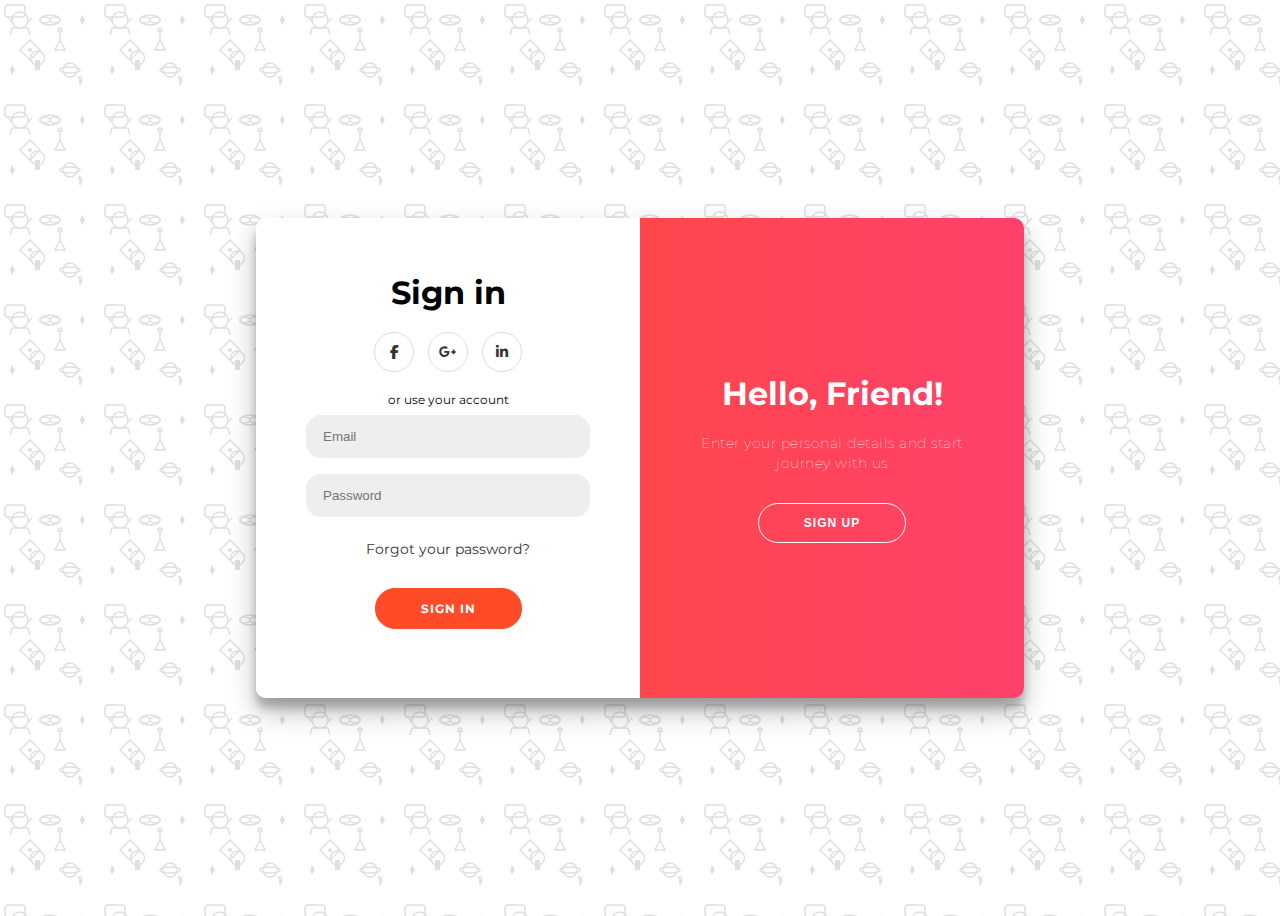
<file: index.html>
<!DOCTYPE html>
<html lang="en">
<head>
  <meta charset="UTF-8">
  <meta name="viewport" content="width=device-width, initial-scale=1.0">
  <title>GDG Login</title>
  
  <link rel="stylesheet" href="assets/css/style.css">
  <link rel="stylesheet" href="https://cdnjs.cloudflare.com/ajax/libs/font-awesome/6.5.2/css/all.min.css">
</head>
<body>

  <div class="container" id="container">
    <div class="form-container sign-up-container">
      <form action="#">
        <h1>Create Account</h1>
        <div class="social-container">
          <a href="#" class="social"><i class="fab fa-facebook-f"></i></a>
          <a href="#" class="social"><i class="fab fa-google-plus-g"></i></a>
          <a href="#" class="social"><i class="fab fa-linkedin-in"></i></a>
        </div>
        <span>or use your email for registration</span>
        <input type="text" placeholder="Name">
        <input type="email" placeholder="Email">
        <input type="password" placeholder="Password">
        <input type="confirmPassword" placeholder="Confirm Password">
        <a class="button" href="dashboard/index.html">Sign Up</a>
        <a href="#" id="mobileSignIn" class="d-mobile">Already have an account? Sign in</a>
      </form>
    </div>

    <div class="form-container sign-in-container">
      <form action="#">
        <h1>Sign in</h1>
        <div class="social-container">
          <a href="#" class="social"><i class="fab fa-facebook-f"></i></a>
          <a href="#" class="social"><i class="fab fa-google-plus-g"></i></a>
          <a href="#" class="social"><i class="fab fa-linkedin-in"></i></a>
        </div>
        <span>or use your account</span>
        <input type="email" placeholder="Email">
        <input type="password" placeholder="Password">
        <a href="#">Forgot your password?</a>
        <a class="button" href="dashboard/index.html">Sign In</a>
        <a href="#" id="mobileSignUp" class="d-mobile">Don't have an account? Sign up</a>
      </form>
    </div>

    <div class="overlay-container">
      <div class="overlay">
        <div class="overlay-panel overlay-left">
          <h1>Welcome Back!</h1>
          <p>
            To keep connected with us please login with your personal info
          </p>
          <button class="ghost" id="signIn">Sign In</button>
        </div>
        <div class="overlay-panel overlay-right">
          <h1>Hello, Friend!</h1>
          <p>
            Enter your personal details and start journey with us
          </p>
          <button class="ghost" id="signUp">Sign Up</button>
        </div>
      </div>
    </div>
  </div>

  <script src="assets/js/script.js"></script>

</body>
</html>
</file>
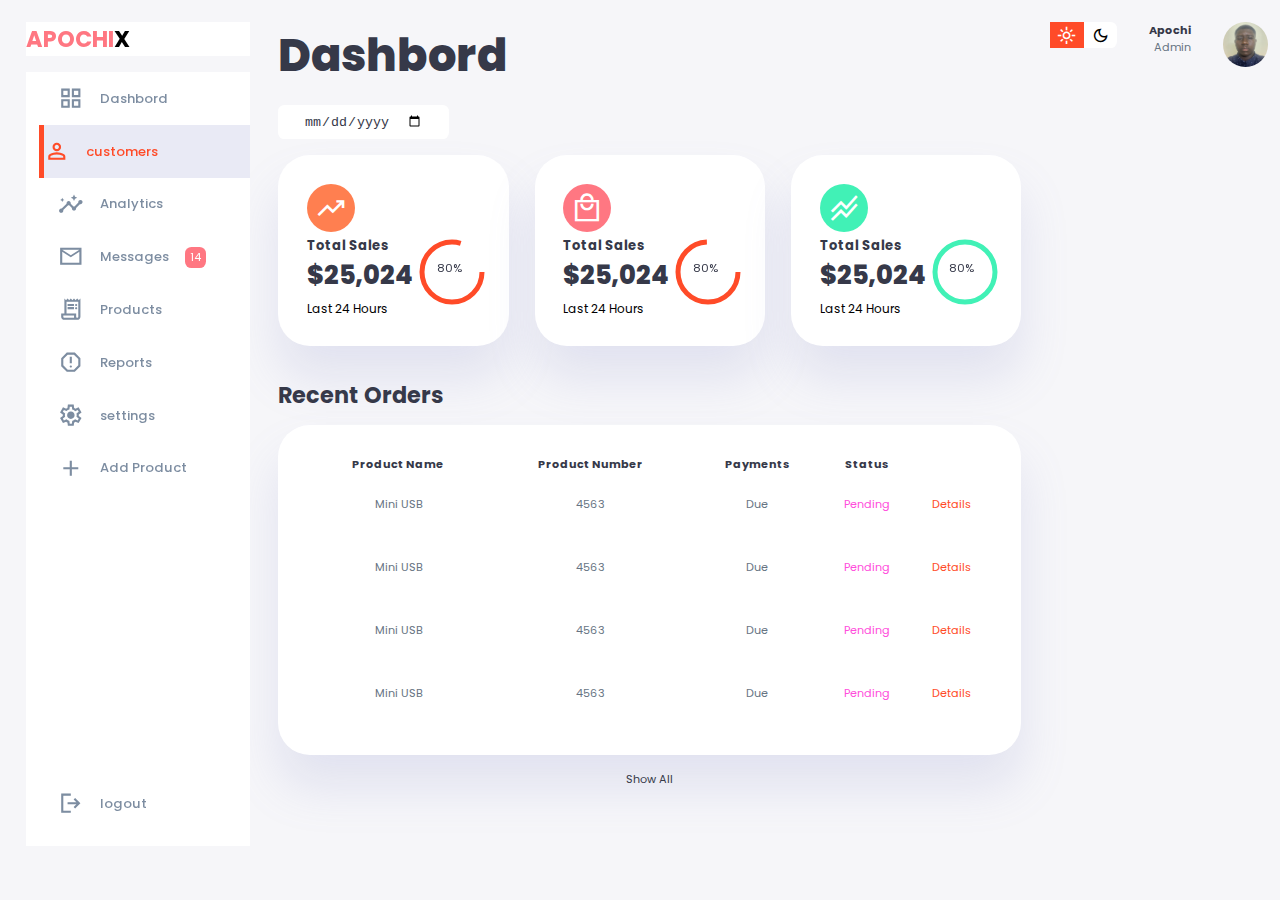
<file: dashboard/index.html>
<!DOCTYPE html>
<html lang="en">
<head>
  <meta charset="UTF-8">
  <meta http-equiv="X-UA-Compatible" content="IE=edge">
  <meta name="viewport" content="width=device-width, initial-scale=1.0">
  <title>GDG Dashboard</title>
  <link rel="stylesheet" href="https://fonts.googleapis.com/css2?family=Material+Symbols+Sharp:opsz,wght,FILL,GRAD@48,400,0,0" />
  <link rel="stylesheet" href="style.css">
</head>
<body>
   <div class="container">
      <aside>
           
         <div class="top">
           <div class="logo">
             <h2> <span class="danger">APOCHI</span>X</h2>
           </div>
           <div class="close" id="close_btn">
            <span class="material-symbols-sharp">
              close
              </span>
           </div>
         </div>
         <!-- end top -->
          <div class="sidebar">

            <a href="#">
              <span class="material-symbols-sharp">grid_view </span>
              <h3>Dashbord</h3>
           </a>
           <a href="#" class="active">
              <span class="material-symbols-sharp">person_outline </span>
              <h3>customers</h3>
           </a>
           <a href="#">
              <span class="material-symbols-sharp">insights </span>
              <h3>Analytics</h3>
           </a>
           <a href="#">
              <span class="material-symbols-sharp">mail_outline </span>
              <h3>Messages</h3>
              <span class="msg_count">14</span>
           </a>
           <a href="#">
              <span class="material-symbols-sharp">receipt_long </span>
              <h3>Products</h3>
           </a>
           <a href="#">
              <span class="material-symbols-sharp">report_gmailerrorred </span>
              <h3>Reports</h3>
           </a>
           <a href="#">
              <span class="material-symbols-sharp">settings </span>
              <h3>settings</h3>
           </a>
           <a href="#">
              <span class="material-symbols-sharp">add </span>
              <h3>Add Product</h3>
           </a>
           <a href="../index.html">
              <span class="material-symbols-sharp">logout </span>
              <h3>logout</h3>
           </a>
             


          </div>

      </aside>
      <!-- --------------
        end asid
      -------------------- -->

      <!-- --------------
        start main part
      --------------- -->

      <main>
           <h1>Dashbord</h1>

           <div class="date">
             <input type="date" >
           </div>

        <div class="insights">

           <!-- start seling -->
            <div class="sales">
               <span class="material-symbols-sharp">trending_up</span>
               <div class="middle">

                 <div class="left">
                   <h3>Total Sales</h3>
                   <h1>$25,024</h1>
                 </div>
                  <div class="progress">
                      <svg>
                         <circle  r="30" cy="40" cx="40"></circle>
                      </svg>
                      <div class="number"><p>80%</p></div>
                  </div>

               </div>
               <small>Last 24 Hours</small>
            </div>
           <!-- end seling -->
              <!-- start expenses -->
              <div class="expenses">
                <span class="material-symbols-sharp">local_mall</span>
                <div class="middle">
 
                  <div class="left">
                    <h3>Total Sales</h3>
                    <h1>$25,024</h1>
                  </div>
                   <div class="progress">
                       <svg>
                          <circle  r="30" cy="40" cx="40"></circle>
                       </svg>
                       <div class="number"><p>80%</p></div>
                   </div>
 
                </div>
                <small>Last 24 Hours</small>
             </div>
            <!-- end seling -->
               <!-- start seling -->
               <div class="income">
                <span class="material-symbols-sharp">stacked_line_chart</span>
                <div class="middle">
 
                  <div class="left">
                    <h3>Total Sales</h3>
                    <h1>$25,024</h1>
                  </div>
                   <div class="progress">
                       <svg>
                          <circle  r="30" cy="40" cx="40"></circle>
                       </svg>
                       <div class="number"><p>80%</p></div>
                   </div>
 
                </div>
                <small>Last 24 Hours</small>
             </div>
            <!-- end seling -->

        </div>
       <!-- end insights -->
      <div class="recent_order">
         <h2>Recent Orders</h2>
         <table> 
             <thead>
              <tr>
                <th>Product Name</th>
                <th>Product Number</th>
                <th>Payments</th>
                <th>Status</th>
              </tr>
             </thead>
              <tbody>
                 <tr>
                   <td>Mini USB</td>
                   <td>4563</td>
                   <td>Due</td>
                   <td class="warning">Pending</td>
                   <td class="primary">Details</td>
                 </tr>
                 <tr>
                  <td>Mini USB</td>
                  <td>4563</td>
                  <td>Due</td>
                  <td class="warning">Pending</td>
                  <td class="primary">Details</td>
                </tr>
                <tr>
                  <td>Mini USB</td>
                  <td>4563</td>
                  <td>Due</td>
                  <td class="warning">Pending</td>
                  <td class="primary">Details</td>
                </tr>
                <tr>
                  <td>Mini USB</td>
                  <td>4563</td>
                  <td>Due</td>
                  <td class="warning">Pending</td>
                  <td class="primary">Details</td>
                </tr>
              </tbody>
         </table>
         <a href="#">Show All</a>
      </div>

      </main>
      <!------------------
         end main
        ------------------->

      <!----------------
        start right main 
      ---------------------->
    <div class="right">

<div class="top">
   <button id="menu_bar">
     <span class="material-symbols-sharp">menu</span>
   </button>

   <div class="theme-toggler">
     <span class="material-symbols-sharp active">light_mode</span>
     <span class="material-symbols-sharp">dark_mode</span>
   </div>
    <div class="profile">
       <div class="info">
           <p><b>Apochi</b></p>
           <p>Admin</p>
           <small class="text-muted"></small>
       </div>
       <div class="profile-photo">
         <img src="./images/profile-1.jpg" alt=""/>
       </div>
    </div>
</div>

</div>


</div>


   </div>



   <script src="script.js"></script>
</body>
</html>
</file>
<file: assets/css/style.css>
@import url('https://fonts.googleapis.com/css?family=Montserrat:400,600');

* {
    box-sizing: border-box;
}

body {
    background-image: url("../img/doodle.svg");
    display: flex;
    justify-content: center;
    align-items: center;
    flex-direction: column;
    font-family: 'Montserrat', sans-serif;
    height: 100vh;
}
.d-mobile{
    display: none;
    font-size: 10px;
}
h1 {
    font-weight: bold;
    margin: 0;
}

h2 {
    text-align: center;
}

p {
    font-size: 14px;
    font-weight: 100;
    line-height: 20px;
    letter-spacing: 0.5px;
    margin: 20px 0 30px;
}

span {
    font-size: 12px;
}

a {
    color: #333;
    font-size: 14px;
    text-decoration: none;
    margin: 15px 0;
}
.button {
    border-radius: 20px;
    border: 1px solid #FF4B28;
    background-color: #FF4B28;
    color: #FFFFFF;
    font-size: 12px;
    font-weight: bold;
    padding: 12px 45px;
    letter-spacing: 1px;
    text-transform: uppercase;
    transition: transform 80ms ease-in;
}

.button:active {
    transform: scale(0.95);
}

.button:focus {
    outline: none;
}
.button:hover {
    background-color: #fcfcfc;
    border-color: #FF4B28;
    color: #FF4B28;
    cursor: pointer;
    transition: all 0.3s ease;
}
button {
    border-radius: 20px;
    border: 1px solid #FF4B28;
    background-color: #FF4B28;
    color: #FFFFFF;
    font-size: 12px;
    font-weight: bold;
    padding: 12px 45px;
    letter-spacing: 1px;
    text-transform: uppercase;
    transition: transform 80ms ease-in;
}

button:active {
    transform: scale(0.95);
}

button:focus {
    outline: none;
}

button.ghost {
    background-color: transparent;
    border-color: #FFFFFF;
}
button:hover {
    background-color: #fcfcfc;
    border-color: #FF4B28;
    color: #FF4B28;
    cursor: pointer;
    transition: all 0.3s ease;
}
form {
    background-color: #FFFFFF;
    display: flex;
    align-items: center;
    justify-content: center;
    flex-direction: column;
    padding: 0 50px;
    height: 100%;
    text-align: center;
}

input {
    border-radius: 15px;
    background-color: #eee;
    border: none;
    padding: 14px 17px;
    margin: 8px 0;
    width: 100%;
}

.container {
    background-color: #fff;
    border-radius: 10px;
    box-shadow: 0 14px 28px rgba(0, 0, 0, 0.25), 0 10px 10px rgba(0, 0, 0, 0.22);
    position: relative;
    overflow: hidden;
    width: 768px;
    max-width: 100%;
    min-height: 480px;
}

.form-container {
    position: absolute;
    top: 0;
    height: 100%;
    transition: all 0.6s ease-in-out;
}

.sign-in-container {
    left: 0;
    width: 50%;
    z-index: 2;
}

.container.right-panel-active .sign-in-container {
    transform: translateX(100%);
}

.sign-up-container {
    left: 0;
    width: 50%;
    opacity: 0;
    z-index: 1;
}

.container.right-panel-active .sign-up-container {
    transform: translateX(100%);
    opacity: 1;
    z-index: 5;
    animation: show 0.6s;
}

@keyframes show {
    0%, 49.99% {
        opacity: 0;
        z-index: 1;
    }
    50%, 100% {
        opacity: 1;
        z-index: 5;
    }
}

.overlay-container {
    position: absolute;
    top: 0;
    left: 50%;
    width: 50%;
    height: 100%;
    overflow: hidden;
    transform: translateX(0%);
    transition: transform 0.6s ease-in-out;
    z-index: 100;
}

.container.right-panel-active .overlay-container {
    transform: translateX(-100%);
}

.overlay {
    background: #FF4B2B;
    background: -webkit-linear-gradient(to right, #FF4B2B, #FF416C);
    background: linear-gradient(to right, #FF4B2B, #FF416C);
    background-repeat: no-repeat;
    background-size: cover;
    background-position: 0 0;
    color: #FFFFFF;
    position: relative;
    left: -100%;
    height: 100%;
    width: 200%;
    transform: translateX(0%);
    transition: transform 0.6s ease-in-out;
}

.container.right-panel-active .overlay {
    transform: translateX(50%);
}

.overlay-panel {
    position: absolute;
    display: flex;
    align-items: center;
    justify-content: center;
    flex-direction: column;
    padding: 40px;
    text-align: center;
    top: 0;
    height: 100%;
    width: 50%;
    transform: translateX(0%);
    transition: transform 0.6s ease-in-out;
}

.overlay-left {
    transform: translateX(-20%);
}

.container.right-panel-active .overlay-left {
    transform: translateX(0%);
}

.overlay-right {
    right: 0;
    transform: translateX(0%);
}

.container.right-panel-active .overlay-right {
    transform: translateX(20%);
}

.social-container {
    margin: 20px 0;
}

.social-container a {
    border: 1px solid #DDDDDD;
    border-radius: 50%;
    display: inline-flex;
    justify-content: center;
    align-items: center;
    margin: 0 5px;
    height: 40px;
    width: 40px;
}

.social-container a:hover {
    background-color: #FF4B28;
    transform: scale(1.1);
    transition: transform 0.3s ease, background-color 0.3s ease;
    color: #ffffff;
}

input:focus {
    outline: none;
    background-color: #ffffff;
    transition: all 0.3s ease;
    box-shadow: 0 0 5px rgba(255, 75, 40, 0.5);
}

@media (max-width: 600px) {
    h1{
        font-size: 24px;
    }

    .sign-in-container {
        padding: 0px;;
        width: 100%;
        z-index: 2;
    }

    .sign-up-container {
        width: 100%;
        padding: 0px;
        opacity: 0;
        z-index: 1;
    }

    .container.right-panel-active .sign-up-container {
        transform: translateX(0%);
    }
    input {
        font-size: 14px;
    }
    .overlay-container {
        display: none; /* Hide overlay on mobile */
    }

    button {
        font-size: 12px;
        padding: 10px 30px;
    }
    .d-mobile{
        display: block;
    }
}
</file>
<file: dashboard/style.css>
@import url('https://fonts.googleapis.com/css2?family=Poppins:ital,wght@0,500;0,600;0,700;0,800;1,600&display=swap');


/* variables */


:root {
  --clr-primary: #FF4B28;
  --clr-danger: #ff7782;
  --clr-success: #41f1b6;
  --clr-white: #fff;
  --clr-info-dark: #7d8da1;
  --clr-info-light: #dce1eb;
  --clr-dark: #363949;
  --clr-warnig: #ff4edc;
  --clr-light: rgba(132, 139, 200, 0.18);
  --clr-primary-variant: #111e88;
  --clr-dark-variant: #677483;
  --clr-color-background: #f6f6f9;

  --card-border-radius: 2rem;
  --border-radius-1: 0.4rem;
  --border-radius-2: 0.8rem;
  --border-radius-3: 1.2rem;

  --card-padding: 1.8rem;
  --padding-1: 1.2rem;
  --box-shadow: 0 2rem 3rem var(--clr-light);

}

/* dark theme */
.dark-theme-variables {
  --clr-color-background: #181a1e;
  --clr-white: #202528;
  --clr-light: rgba(0, 0, 0, 0.4);
  --clr-dark: #edeffd;
  --clr-dark-variant: #677483;
  --box-shadow: 0 2rem 3rem var(--clr-light)
}



*{
  margin: 0;
  padding: 0;
  box-sizing: border-box;
  border: 0;
  text-decoration: none;
  list-style: none;
  appearance: none;
}

body{
   width: 100%;
   height: 100vh;
   font-size: .7rem;
   user-select: none;
   overflow-x: hidden;
   background: var(--clr-color-background);
   font-family: 'Poppins', sans-serif;
}

.container  {
  display: grid;
  width: 96%;
  gap: 1.8rem;
  grid-template-columns: 14rem auto 16rem;
  margin: 0 auto;
}

a{
  color: var(--clr-dark);
}

h1{
  font-weight: 800;
  font-size: 2.8rem;
}
h2{
  font-size: 1.4rem;
}
h3{
  font-size: 0.87;
}
h4{
  font-weight: 0.8rem;
}
h5{
  font-size: 0.77rem;
}
small{
  font-size: 0.75rem;
}
.profile-photo img{
  width: 2.8rem;
  height: 2.8rem;
  overflow: hidden;
  border-radius: 50%;
}
.text-muted{
  color: var(--clr-info-dark);
}
p{
  color: var(--clr-dark-variant);
}
b{
  color: var(--clr-dark);
}
.primary {
  color: var(--clr-primary);
}

.success {
  color: var(--clr-success);
}

.danger {
  color: var(--clr-danger);
}

.warning {
  color: var(--clr-warnig);
}


/* aside */
 aside{
  height: 100vh;
  position: sticky;
  top: 0;
 }
 aside .top{
  background: var(--clr-white);
  display: flex;
  align-items: center;
  justify-content: space-between;
  margin-top: 1.4rem;
 }

 aside .logo{
   display: flex;
   gap: 1rem;
 }
 aside .logo img{
   width: 2rem;
   height: 2rem;
 }
 aside .top div.close span{
   display: none;
 }

 /* ===================
 Sidebar
 ================== */

 aside .sidebar{
  background: var(--clr-white);
  display: flex;
  flex-direction: column;
  height: 86vh;
  position: relative;
  top: 1rem;
 }

 aside h3{
  font-weight: 500;
 }

 aside .sidebar a{
  display: flex;
  color: var(--clr-info-dark);
  margin-left: 2rem;
  gap: 1rem;
  align-items: center;
  height: 3.3rem;
  transition: all .1s ease;
 
 }

 aside .sidebar a span{
  font-size: 1.6rem;
  transition: all .3s ease-in-out;
  
 }

 aside .sidebar a:last-child{
  position: absolute;
  bottom: 1rem; 
  width: 100%;
 }

 aside .sidebar a.active{
   background-color: var(--clr-light);
   color: var(--clr-primary);
   margin-left: 0;
   border-left: 5px solid var(--clr-primary);
   margin-left: calc(1rem - 3px);
 }
 aside .sidebar a:hover span{
  margin-left: 1rem;
 }

 aside .sidebar a span.msg_count{
   background-color: var(--clr-danger);
   color: var(--clr-white);
   padding: 2px 5px;
   font-size: 11px;
   border-radius: var(--border-radius-1);
 }

 /* ----------------------------
 --------- Main--------------
 ------------------------------ */

 main{
  margin-top: 1.4rem;
  width: auto;
 }
 main input {
  background-color: transparent;
  border: 0;
  outline: 0;
  color: var(--clr-dark);
 }

 main .date{
  display: inline-block;
  background: var(--clr-white);
  border-radius: var(--border-radius-1);
  margin-top: 1rem;
  padding: 0.5rem 1.6rem;
 }

main .insights{
   display: grid;
   grid-template-columns: repeat(3,1fr);
   gap: 1.6rem;
}
main .insights>div{
   background-color: var(--clr-white);
   padding: var(--card-padding);
   border-radius: var(--card-border-radius);
   margin-top: 1rem;
   box-shadow: var(--box-shadow);
   transition: all .3s ease;
}

main .insights > div:hover{
  box-shadow: none;
}
main .insights>div  span{
   background: coral;
    padding: 0.5rem;
     border-radius: 50%;
     color: var(--clr-white);
     font-size: 2rem; 
  }

main .insights > div.expenses span{
   background: var(--clr-danger);
}
main .insights > div.income span{
  background: var(--clr-success);
}

main .insights > div .middle{
   display: flex;
   align-items: center;
   justify-content: space-between;
}
main .insights > div .middle h1{
  font-size: 1.6rem;
}

main h1{
  color: var(--clr-dark);
}
main .insights h1{
  color: var(--clr-dark);
}
main .insights h3{
  color: var(--clr-dark);
}
main .insights p{
  color: var(--clr-dark);
}
main .insights h3{
  
    color: var(--clr-dark);
  
  
}

main .insights .progress{
  position: relative;
  height: 68px;
  width: 68px;
  border-radius: 50px;
}

main .insights svg{
  height: 150px;
  width: 150px;
  position: absolute;
  top: 0;
}

main .insights svg circle{
  fill: none;
  stroke: var(--clr-primary);
   transform: rotate(270,80,80);
   stroke-width: 5;
}
main .insights .sales svg circle{
   stroke-dashoffset: 0;
   stroke-dasharray: 150;
}

main .insights .expenses svg circle{
  stroke-dashoffset: 10;
  stroke-dasharray: 150;
}
main .insights .sales svg circle{
  stroke-dashoffset: 0;
  stroke-dasharray: 150;
}
main .insights .income svg circle{
  stroke: var(--clr-success);
}

main .insights .progress .number{
  position: absolute;
  top: 5%;
  left: 5%;
  height: 100%;
  width: 100%;
  display: flex;
  justify-content: center;
  align-items: center;
}

/* recent order */

main .recent_order{
   margin-top: 2rem;
}

main .recent_order h2{
    color: var(--clr-dark);
}

main .recent_order h2{
  margin-bottom: 0.8rem;
}
main .recent_order table{
  background: var(--clr-white);
  width: 100%;
  border-radius: var(--card-border-radius);
  padding: var(--card-padding);
  text-align: center;
  box-shadow: var(--box-shadow);
  transition: all .3s ease;
  color: var(--clr-dark);
}
main .recent_order table:hover{
  box-shadow: none;
}

main table tbody td{
   height: 3.8rem;
   border-bottom: 1px solid var(--clr-white);
   color:var(--clr-dark-variant)
}
main table tbody tr:last-child td{
   border: none;
}


main .recent_order a{
  text-align: center;
  display: block;
  margin: 1rem;
}


/*********************
Right Side
**********************/

.right{
  margin-top: 1.4rem;
}
.right h2{
  color: var(--clr-dark);
}
.right .top{
  display: flex;
  justify-content: start;
  gap: 2rem;
}

.right .top button{
  display: none;
}

.right .theme-toggler{
  background: var(--clr-white);
  display: flex;
  justify-content: space-between;
  height: 1.6rem;
  width: 4.2rem;
  cursor: pointer;
  border-radius: var(--border-radius-1);
}
.right .theme-toggler span{
  font-size: 1.2rem;
  width: 50%;
  height: 100%;
  display: flex;
  align-items: center;
  justify-content: center;
}

.right .theme-toggler span.active{
  background: var(--clr-primary);
  color: #fff;
}


.right .top .profile{
  display: flex;
  gap: 2rem;
  text-align: right;
}
.right  .info h3{
  color: var(--clr-dark);
}
.right  .item h3{
  color: var(--clr-dark);
}

/* recent update */

.right .recent_updates{
  margin-top: 1rem;
  margin-left: -20px;
}
.right .recent_updates .updates{
  background-color: var(--clr-white);
  padding: var(--card-padding);
  border-radius: var(--card-border-radius);
  box-shadow: var(--box-shadow);
   transition: all .3s ease;
}
.right .recent_updates .updates:hover{
  box-shadow: none;
}
.right .recent_updates .update{
   display: grid;
   grid-template-columns: 2.6rem auto;
   gap: 1rem;
   margin-bottom: 1rem;
}


.right .recent_updates .update p{

}

/* see analytics */

.right .sales-analytics{
  margin-top: 2rem;
}
.right .sales-analytics h2{
  margin-bottom: 0.8rem;
}
.right .sales-analytics .item{
  background-color: var(--clr-white);
  display: flex;
  justify-content: space-between;
  align-items: center;
  gap: 1rem;
  margin: 10px 0;
  width: 100%;
  margin-bottom: 0.8rem;
  padding: 1.4rem var(--card-padding);
  border-radius: var(--border-radius-3);
  box-shadow: var(--box-shadow);
}
.right .sales-analytics .item:hover{
  box-shadow: none;
}

.right .sales-analytics .item .icon{
  padding: 0.6rem;
  color: var(--clr-white);
  border-radius: 50%;
  height: 50px;
  width: 50px;
  line-height: 50px;
  align-items: center;
  background: coral;
}
.right .sales-analytics .item:nth-child(3) .icon
{
  background: var(--clr-success);
}
.right .sales-analytics .item:nth-child(4) .icon
{
  background: var(--clr-danger);
}

.right .sales-analytics .item .right{
  margin-left: 15px;
  display: flex;
  justify-content: space-around;
}
.right .sales-analytics .item .right h3{
  color: var(d);
}


.add_product div{
  display: flex;
  height: 60px;
  width: 100%;
  text-align: center;
  justify-content: center;
  align-items: center;
  border: 2px dashed;
  color: var(--clr-dark-variant);
  margin-bottom: 40px;

}




/* **********8
MEDIA QUERY
****************/

@media screen and (max-width:1200px) {
    .container{
      width: 94%;
      grid-template-columns: 7rem auto 14rem;
    }
    aside .sidebar h3{
      display: none;
    }
    aside .sidebar a{
      width: 5.6rem;
    }
    aside .sidebar a:last-child{
      position: relative;
      margin-top: 1.8rem;
    }
    main .insights{
      display: grid;
      grid-template-columns: repeat(1,1fr);
    }
}

/* ****************
MEDIA QUERY PHONE
************************/

@media screen and (max-width:768px) {
  .container{
    width: 100%;
    grid-template-columns: repeat(1,1fr);
  
  }
  
  aside{
    position: fixed;
    width: 18rem;
    z-index: 3;
    height: 100vh;
    background-color: var(--clr-white);
    display: none;
    left: -110px;
    animation:  menuLeft .3s ease forwards;
  }
  
  @keyframes menuLeft {
      to{
        left: 0;
      }
  }
  



  aside .logo h2{
       display: inline;
  }
  aside .sidebar h3{
    display: inline;
  }
  aside .sidebar a{
    width: 100%;
    height: 3.4rem;
  }
  aside .top div.close  span{
     display: inline;
     position: absolute;
     right: 0;
     margin-right:30px;
     font-size: 35px;
     cursor: pointer;
  }

    .right .top{
       position: fixed;
       top: 0;
       left: 0;
       display: flex;
       justify-content: center;
       align-items: center;
       padding: 0 0.8rem;
       background: var(--clr-white);
       height: 4.6rem;
       width: 100%;
       z-index: 2;
       box-shadow: 0 1rem 1rem var(--clr-light);
       margin: 0;
    }


 main .insights{
  display: grid;
  grid-template-columns: repeat(1,1fr);
  gap: 1.6rem;
  padding: 40px;
 }
 main .recent_order{
  padding: 30px;
  margin: 0 auto;
 }



  .right .profile{
    position: absolute;
    left: 70%;
  }

  .right .top .theme-toggler{
    width: 4.4rem;
    position: absolute;
    left: 50%;
  }
   .right .profile .info{
    display: none;
   }

   .right .top button{
     display: inline-block;
     background: transparent;
     cursor: pointer;
     color: var(--clr-dark);
     position: absolute;
     left: 1rem;

   }
   .right .recent_order{
    padding: 0 30px;
   }
   .right .recent_updates{
    padding: 0 40px;
   }
   .right .sales-analytics{
    padding: 0 40px;
   }
   .right .add_product{
    padding: 0 40px;
    margin-bottom: 40px;
   }


}
</file>
